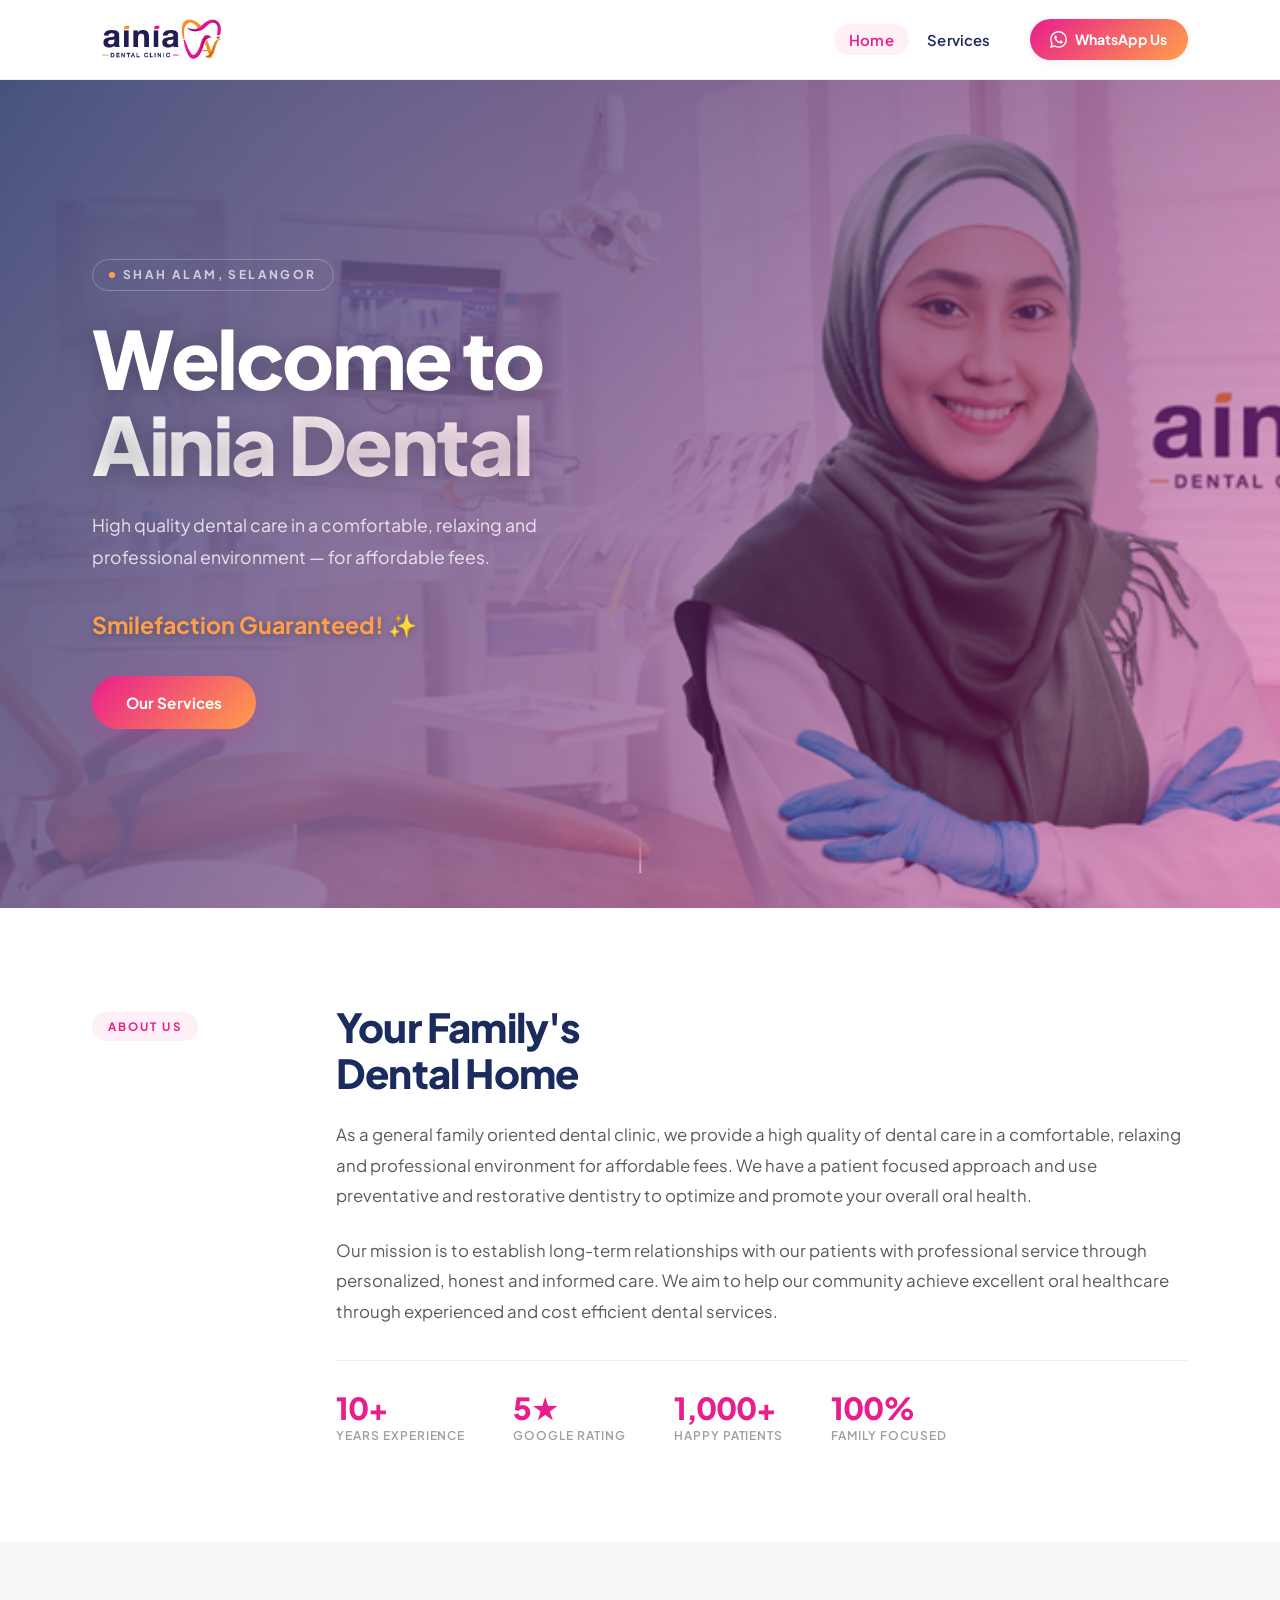
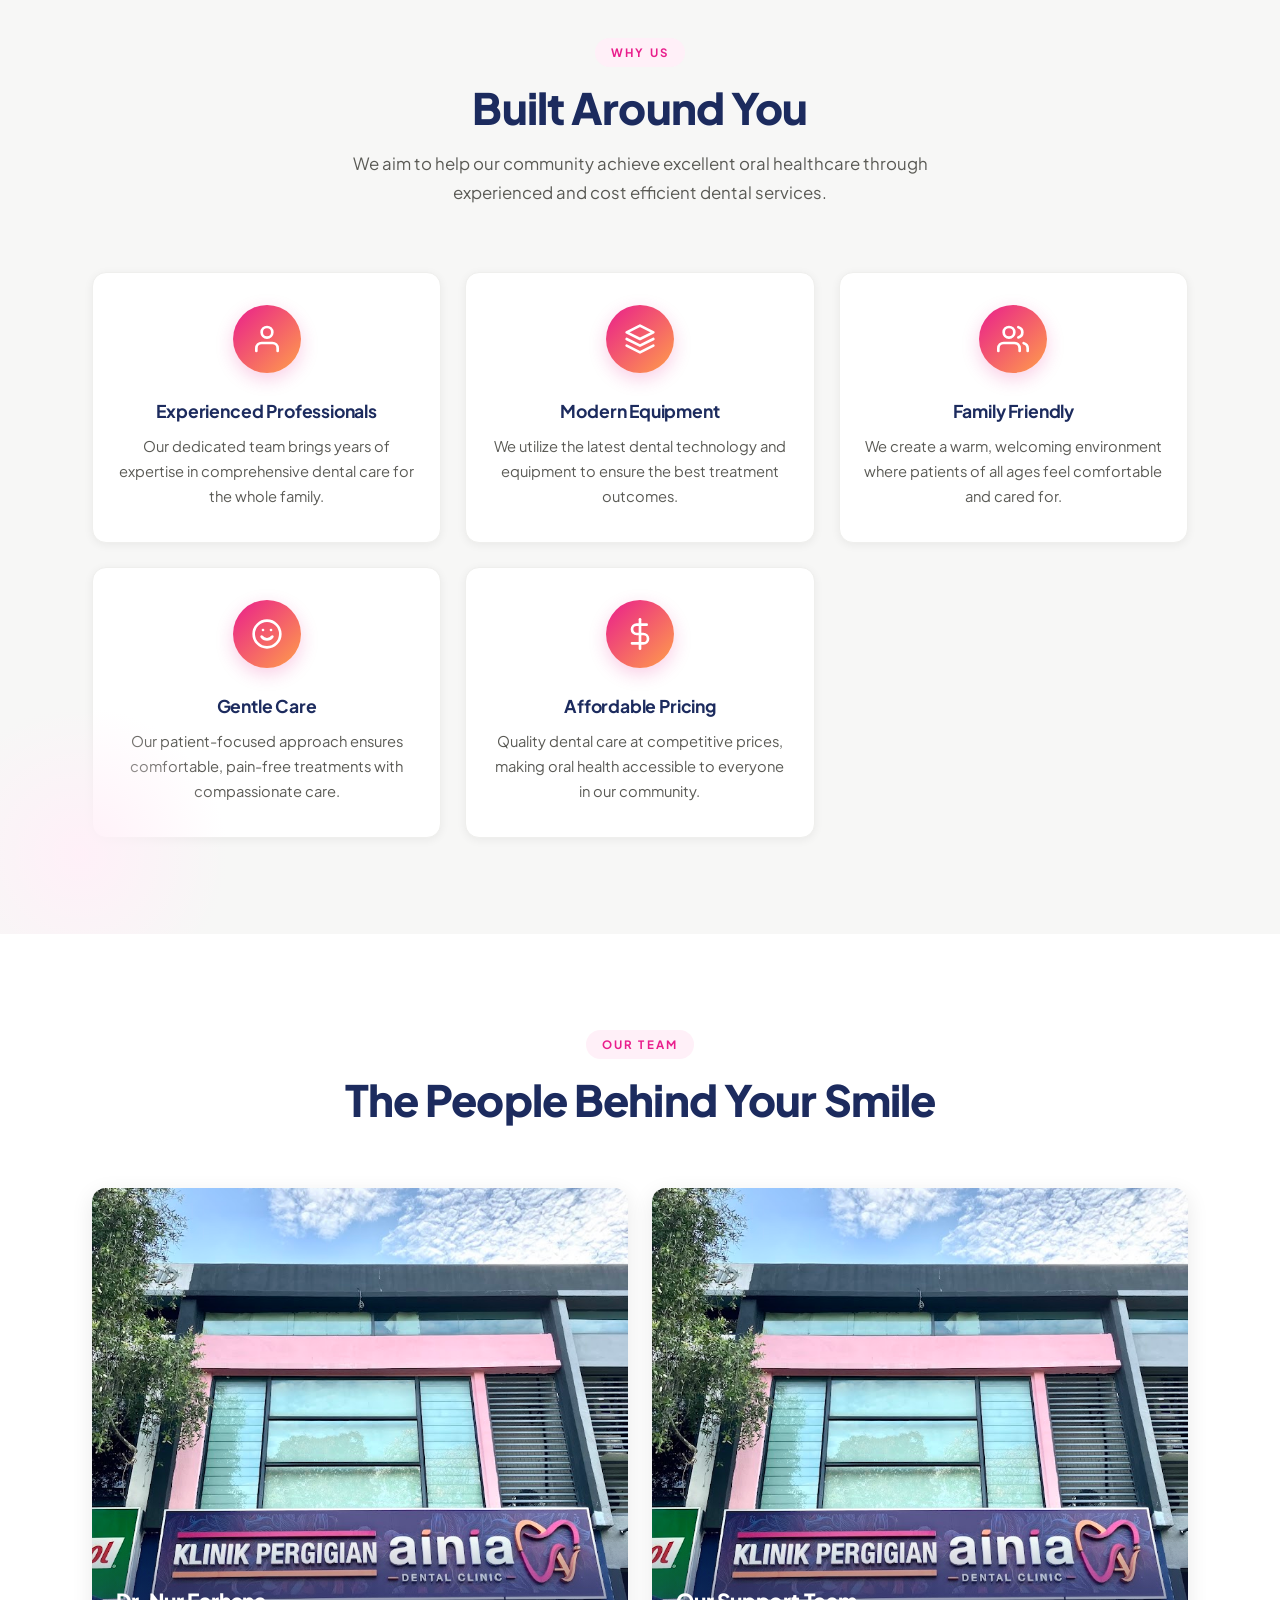
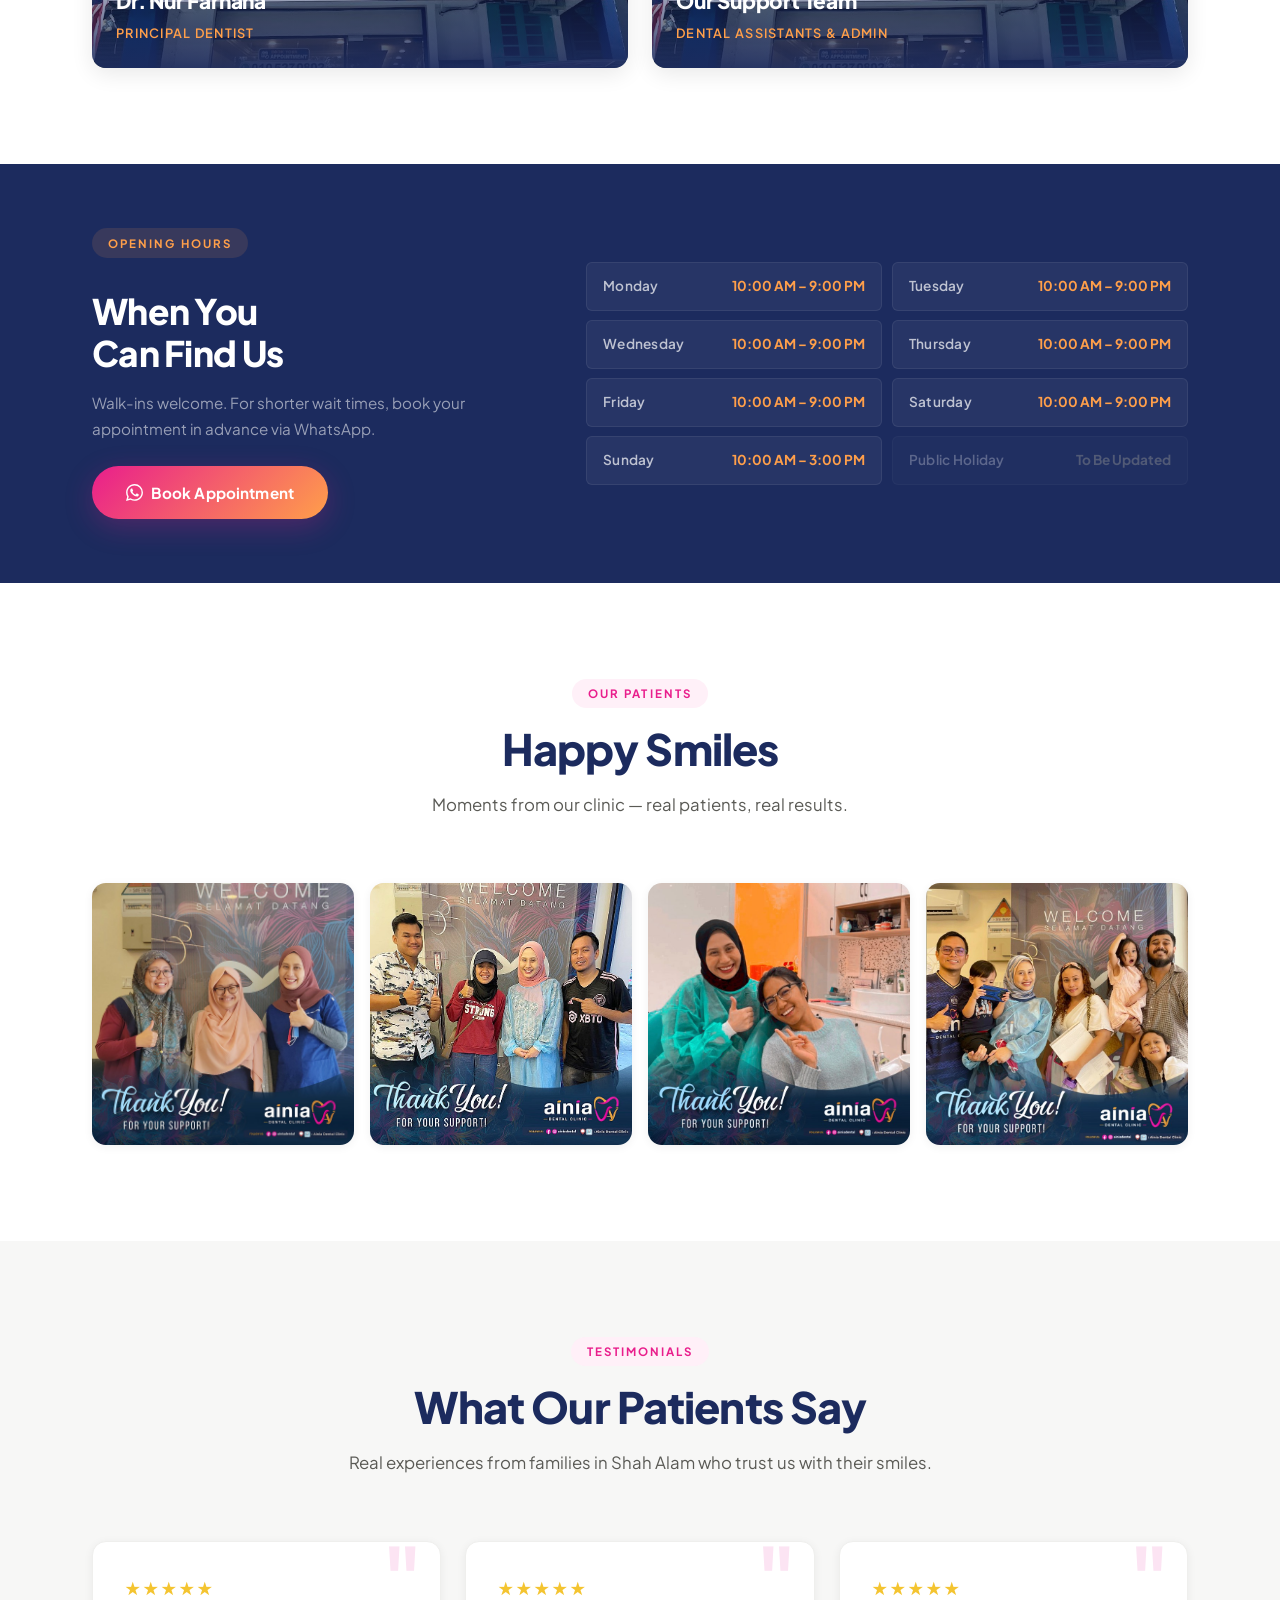
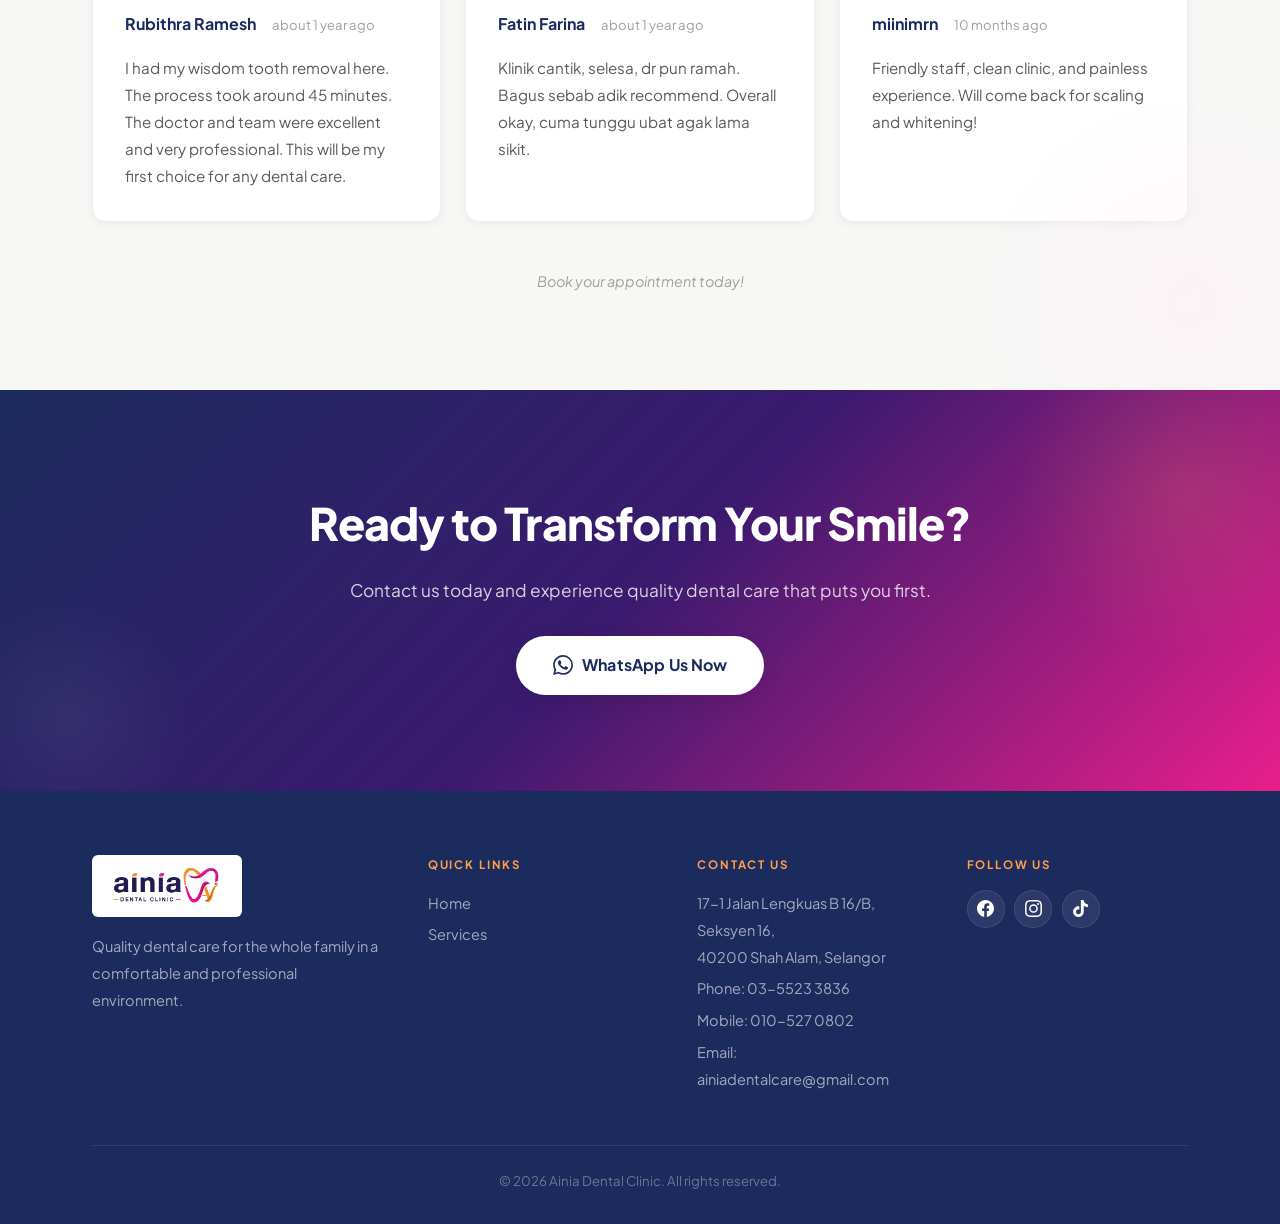
<file: index.html>
<!DOCTYPE html> 
<html lang="en">
<head>
    <meta charset="UTF-8">
    <meta name="viewport" content="width=device-width, initial-scale=1.0">
    <title>Ainia Dental Clinic - Your Trusted Family Dental Care in Shah Alam</title>
    <meta name="description" content="Ainia Dental Clinic in Shah Alam — quality family dental care at affordable prices. Experienced professionals, modern equipment, and gentle care. Book via WhatsApp.">
    <meta name="robots" content="index, follow">
    <meta property="og:title" content="Ainia Dental Clinic — Shah Alam">
    <meta property="og:description" content="High quality dental care in a comfortable, relaxing and professional environment for affordable fees. Smilefaction Guaranteed!">
    <meta property="og:type" content="website">
    <link rel="icon" type="image/png" href="./Picture/logo_1.png">
    <link href="https://fonts.googleapis.com/css2?family=Plus+Jakarta+Sans:ital,wght@0,300;0,400;0,500;0,600;0,700;0,800;1,400&display=swap" rel="stylesheet">
    <link rel="stylesheet" href="styles.css">
</head>
<body>

    <!-- Header & Navigation -->
    <header class="header">
        <div class="container">
            <div class="nav-wrapper">
                <a href="index.html" class="logo">
                    <img src="./Picture/logo_1.png" alt="Ainia Dental Clinic Logo">
                </a>
                <nav class="nav">
                    <ul class="nav-menu">
                        <li><a href="index.html" class="active">Home</a></li>
                        <li><a href="services.html">Services</a></li>
                    </ul>
                    <a href="https://wa.me/60105270802" class="btn-whatsapp">
                        <svg xmlns="http://www.w3.org/2000/svg" viewBox="0 0 24 24" fill="currentColor" width="17" height="17">
                            <path d="M17.472 14.382c-.297-.149-1.758-.867-2.03-.967-.273-.099-.471-.148-.67.15-.197.297-.767.966-.94 1.164-.173.199-.347.223-.644.075-.297-.15-1.255-.463-2.39-1.475-.883-.788-1.48-1.761-1.653-2.059-.173-.297-.018-.458.13-.606.134-.133.298-.347.446-.52.149-.174.198-.298.298-.497.099-.198.05-.371-.025-.52-.075-.149-.669-1.612-.916-2.207-.242-.579-.487-.5-.669-.51-.173-.008-.371-.01-.57-.01-.198 0-.52.074-.792.372-.272.297-1.04 1.016-1.04 2.479 0 1.462 1.065 2.875 1.213 3.074.149.198 2.096 3.2 5.077 4.487.709.306 1.262.489 1.694.625.712.227 1.36.195 1.871.118.571-.085 1.758-.719 2.006-1.413.248-.694.248-1.289.173-1.413-.074-.124-.272-.198-.57-.347m-5.421 7.403h-.004a9.87 9.87 0 01-5.031-1.378l-.361-.214-3.741.982.998-3.648-.235-.374a9.86 9.86 0 01-1.51-5.26c.001-5.45 4.436-9.884 9.888-9.884 2.64 0 5.122 1.03 6.988 2.898a9.825 9.825 0 012.893 6.994c-.003 5.45-4.437 9.884-9.885 9.884m8.413-18.297A11.815 11.815 0 0012.05 0C5.495 0 .16 5.335.157 11.892c0 2.096.547 4.142 1.588 5.945L.057 24l6.305-1.654a11.882 11.882 0 005.683 1.448h.005c6.554 0 11.89-5.335 11.893-11.893a11.821 11.821 0 00-3.48-8.413z"/>
                        </svg>
                        WhatsApp Us
                    </a>
                </nav>
                <button class="hamburger" id="hamburger" aria-label="Open menu" aria-expanded="false" aria-controls="mobileMenu">
                    <span></span><span></span><span></span>
                </button>
            </div>
        </div>
        <div class="mobile-menu" id="mobileMenu">
            <ul>
                <li><a href="index.html">Home</a></li>
                <li><a href="services.html">Services</a></li>
                <li><a href="https://wa.me/60105270802">WhatsApp Us</a></li>
            </ul>
        </div>
    </header>

    <!-- Hero Section -->
    <section class="hero">
        <div class="hero-background">
            <img src="./Picture/website-banner.jpg" alt="Modern welcoming interior of Ainia Dental Clinic in Shah Alam" class="hero-image" width="1920" height="1080">
            <div class="slideshow-overlay"></div>
        </div>
        <div class="container">
            <div class="hero-content">
                <span class="hero-eyebrow">Shah Alam, Selangor</span>
                <h1>Welcome to<br><span class="hero-brand">Ainia Dental</span></h1>
                <p class="hero-description">High quality dental care in a comfortable, relaxing and professional environment — for affordable fees.</p>
                <p class="hero-tagline">Smilefaction Guaranteed! ✨</p>
                <div class="hero-buttons">
                    <a href="services.html" class="btn btn-primary">Our Services</a>
                </div>
            </div>
        </div>
        <div class="hero-scroll-hint"><span></span></div>
    </section>

    <!-- About Section -->
    <section class="about">
        <div class="container">
            <div class="about-inner">
                <div class="about-left">
                    <div class="section-label">About Us</div>
                </div>
                <div class="about-right">
                    <h2>Your Family's<br>Dental Home</h2>
                    <p>As a general family oriented dental clinic, we provide a high quality of dental care in a comfortable, relaxing and professional environment for affordable fees. We have a patient focused approach and use preventative and restorative dentistry to optimize and promote your overall oral health.</p>
                    <p>Our mission is to establish long-term relationships with our patients with professional service through personalized, honest and informed care. We aim to help our community achieve excellent oral healthcare through experienced and cost efficient dental services.</p>
                    <div class="about-stats">
                        <div class="about-stat">
                            <strong>10+</strong>
                            <span>Years Experience</span>
                        </div>
                        <div class="about-stat">
                            <strong>5★</strong>
                            <span>Google Rating</span>
                        </div>
                        <div class="about-stat">
                            <strong>1,000+</strong>
                            <span>Happy Patients</span>
                        </div>
                        <div class="about-stat">
                            <strong>100%</strong>
                            <span>Family Focused</span>
                        </div>
                    </div>
                </div>
            </div>
        </div>
    </section>

    <!-- Why Choose Us Section -->
    <section class="why-choose-us">
        <div class="container">
            <div class="section-header">
                <div class="section-label">Why Us</div>
                <h2>Built Around You</h2>
                <p class="section-subtitle">We aim to help our community achieve excellent oral healthcare through experienced and cost efficient dental services.</p>
            </div>
            <div class="features-grid">

                <div class="feature-card">
                    <div class="feature-icon">
                        <svg xmlns="http://www.w3.org/2000/svg" viewBox="0 0 24 24" fill="none" stroke="currentColor" stroke-width="2" stroke-linecap="round" stroke-linejoin="round">
                            <path d="M20 21v-2a4 4 0 0 0-4-4H8a4 4 0 0 0-4 4v2"></path>
                            <circle cx="12" cy="7" r="4"></circle>
                        </svg>
                    </div>
                    <h3>Experienced Professionals</h3>
                    <p>Our dedicated team brings years of expertise in comprehensive dental care for the whole family.</p>
                </div>

                <div class="feature-card">
                    <div class="feature-icon">
                        <svg xmlns="http://www.w3.org/2000/svg" viewBox="0 0 24 24" fill="none" stroke="currentColor" stroke-width="2" stroke-linecap="round" stroke-linejoin="round">
                            <path d="M12 2L2 7l10 5 10-5-10-5z"></path>
                            <path d="M2 17l10 5 10-5M2 12l10 5 10-5"></path>
                        </svg>
                    </div>
                    <h3>Modern Equipment</h3>
                    <p>We utilize the latest dental technology and equipment to ensure the best treatment outcomes.</p>
                </div>

                <div class="feature-card">
                    <div class="feature-icon">
                        <svg xmlns="http://www.w3.org/2000/svg" viewBox="0 0 24 24" fill="none" stroke="currentColor" stroke-width="2" stroke-linecap="round" stroke-linejoin="round">
                            <path d="M17 21v-2a4 4 0 0 0-4-4H5a4 4 0 0 0-4 4v2"></path>
                            <circle cx="9" cy="7" r="4"></circle>
                            <path d="M23 21v-2a4 4 0 0 0-3-3.87"></path>
                            <path d="M16 3.13a4 4 0 0 1 0 7.75"></path>
                        </svg>
                    </div>
                    <h3>Family Friendly</h3>
                    <p>We create a warm, welcoming environment where patients of all ages feel comfortable and cared for.</p>
                </div>

                <div class="feature-card">
                    <div class="feature-icon">
                        <svg xmlns="http://www.w3.org/2000/svg" viewBox="0 0 24 24" fill="none" stroke="currentColor" stroke-width="2" stroke-linecap="round" stroke-linejoin="round">
                            <circle cx="12" cy="12" r="10"></circle>
                            <path d="M8 14s1.5 2 4 2 4-2 4-2"></path>
                            <line x1="9" y1="9" x2="9.01" y2="9"></line>
                            <line x1="15" y1="9" x2="15.01" y2="9"></line>
                        </svg>
                    </div>
                    <h3>Gentle Care</h3>
                    <p>Our patient-focused approach ensures comfortable, pain-free treatments with compassionate care.</p>
                </div>

                <div class="feature-card">
                    <div class="feature-icon">
                        <svg xmlns="http://www.w3.org/2000/svg" viewBox="0 0 24 24" fill="none" stroke="currentColor" stroke-width="2" stroke-linecap="round" stroke-linejoin="round">
                            <line x1="12" y1="1" x2="12" y2="23"></line>
                            <path d="M17 5H9.5a3.5 3.5 0 0 0 0 7h5a3.5 3.5 0 0 1 0 7H6"></path>
                        </svg>
                    </div>
                    <h3>Affordable Pricing</h3>
                    <p>Quality dental care at competitive prices, making oral health accessible to everyone in our community.</p>
                </div>

            </div>
        </div>
    </section>

    <!-- Our Team Section -->
    <section class="team-section">
        <div class="container">
            <div class="section-header">
                <div class="section-label">Our Team</div>
                <h2>The People Behind Your Smile</h2>
            </div>
            <div class="team-photos">
                <div class="team-photo-card">
                    <div class="team-photo-wrap">
                        <img src="./Picture/hero_sect-1.jpeg" alt="Dr. Nur Farhana" loading="lazy">
                        <div class="team-photo-overlay">
                            <span class="team-name">Dr. Nur Farhana</span>
                            <span class="team-role">Principal Dentist</span>
                        </div>
                    </div>
                </div>
                <div class="team-photo-card">
                    <div class="team-photo-wrap">
                        <img src="./Picture/hero_sect-1.jpeg" alt="Our Support Team" loading="lazy">
                        <div class="team-photo-overlay">
                            <span class="team-name">Our Support Team</span>
                            <span class="team-role">Dental Assistants & Admin</span>
                        </div>
                    </div>
                </div>
            </div>
        </div>
    </section>

    <!-- Operating Hours Section -->
    <section class="hours-section">
        <div class="container">
            <div class="hours-inner">
                <div class="hours-label">
                    <div class="section-label">Opening Hours</div>
                    <h2>When You<br>Can Find Us</h2>
                    <p>Walk-ins welcome. For shorter wait times, book your appointment in advance via WhatsApp.</p>
                    <a href="https://wa.me/60105270802" class="btn btn-primary" style="margin-top:1.5rem;">
                        <svg xmlns="http://www.w3.org/2000/svg" viewBox="0 0 24 24" fill="currentColor" width="17" height="17">
                            <path d="M17.472 14.382c-.297-.149-1.758-.867-2.03-.967-.273-.099-.471-.148-.67.15-.197.297-.767.966-.94 1.164-.173.199-.347.223-.644.075-.297-.15-1.255-.463-2.39-1.475-.883-.788-1.48-1.761-1.653-2.059-.173-.297-.018-.458.13-.606.134-.133.298-.347.446-.52.149-.174.198-.298.298-.497.099-.198.05-.371-.025-.52-.075-.149-.669-1.612-.916-2.207-.242-.579-.487-.5-.669-.51-.173-.008-.371-.01-.57-.01-.198 0-.52.074-.792.372-.272.297-1.04 1.016-1.04 2.479 0 1.462 1.065 2.875 1.213 3.074.149.198 2.096 3.2 5.077 4.487.709.306 1.262.489 1.694.625.712.227 1.36.195 1.871.118.571-.085 1.758-.719 2.006-1.413.248-.694.248-1.289.173-1.413-.074-.124-.272-.198-.57-.347m-5.421 7.403h-.004a9.87 9.87 0 01-5.031-1.378l-.361-.214-3.741.982.998-3.648-.235-.374a9.86 9.86 0 01-1.51-5.26c.001-5.45 4.436-9.884 9.888-9.884 2.64 0 5.122 1.03 6.988 2.898a9.825 9.825 0 012.893 6.994c-.003 5.45-4.437 9.884-9.885 9.884m8.413-18.297A11.815 11.815 0 0012.05 0C5.495 0 .16 5.335.157 11.892c0 2.096.547 4.142 1.588 5.945L.057 24l6.305-1.654a11.882 11.882 0 005.683 1.448h.005c6.554 0 11.89-5.335 11.893-11.893a11.821 11.821 0 00-3.48-8.413z"/>
                        </svg>
                        Book Appointment
                    </a>
                </div>
                <div class="hours-grid">
                    <div class="hours-row">
                        <span class="hours-day">Monday</span>
                        <span class="hours-time">10:00 AM – 9:00 PM</span>
                    </div>
                    <div class="hours-row">
                        <span class="hours-day">Tuesday</span>
                        <span class="hours-time">10:00 AM – 9:00 PM</span>
                    </div>
                    <div class="hours-row">
                        <span class="hours-day">Wednesday</span>
                        <span class="hours-time">10:00 AM – 9:00 PM</span>
                    </div>
                    <div class="hours-row">
                        <span class="hours-day">Thursday</span>
                        <span class="hours-time">10:00 AM – 9:00 PM</span>
                    </div>
                    <div class="hours-row">
                        <span class="hours-day">Friday</span>
                        <span class="hours-time">10:00 AM – 9:00 PM</span>
                    </div>
                    <div class="hours-row">
                        <span class="hours-day">Saturday</span>
                        <span class="hours-time">10:00 AM – 9:00 PM</span>
                    </div>
                    <div class="hours-row">
                        <span class="hours-day">Sunday</span>
                        <span class="hours-time">10:00 AM – 3:00 PM</span>
                    </div>
                    <div class="hours-row closed">
                        <span class="hours-day">Public Holiday</span>
                        <span class="hours-time">To Be Updated</span>
                    </div>
                </div>
            </div>
        </div>
    </section>

    <!-- Patient Photos Section -->
    <section class="photos-section">
        <div class="container">
            <div class="section-header">
                <div class="section-label">Our Patients</div>
                <h2>Happy Smiles</h2>
                <p class="section-subtitle">Moments from our clinic — real patients, real results.</p>
            </div>
            <div class="photos-grid">
                <div class="photo-item">
                    <img src="./Picture/cust_1.jpg" alt="Patient and doctor" loading="lazy">
                </div>
                <div class="photo-item">
                    <img src="./Picture/cust_2.jpg" alt="Gentle consultation" loading="lazy">
                </div>
                <div class="photo-item">
                    <img src="./Picture/cust_3.jpg" alt="Celebrating results" loading="lazy">
                </div>
                <div class="photo-item">
                    <img src="./Picture/cust_4.jpg" alt="Professional care" loading="lazy">
                </div>
            </div>
        </div>
    </section>

    <!-- Testimonials Section -->
    <section class="testimonials-section">
        <div class="container">
            <div class="section-header">
                <div class="section-label">Testimonials</div>
                <h2>What Our Patients Say</h2>
                <p class="section-subtitle">Real experiences from families in Shah Alam who trust us with their smiles.</p>
            </div>
            <div class="testimonials-grid">
                <article class="review-card">
                    <div class="review-header">
                        <div class="review-stars" aria-label="5 stars">★★★★★</div>
                        <div class="review-author">Rubithra Ramesh</div>
                        <div class="review-date">about 1 year ago</div>
                    </div>
                    <p>I had my wisdom tooth removal here. The process took around 45 minutes. The doctor and team were excellent and very professional. This will be my first choice for any dental care.</p>
                </article>
                <article class="review-card">
                    <div class="review-header">
                        <div class="review-stars" aria-label="5 stars">★★★★★</div>
                        <div class="review-author">Fatin Farina</div>
                        <div class="review-date">about 1 year ago</div>
                    </div>
                    <p>Klinik cantik, selesa, dr pun ramah. Bagus sebab adik recommend. Overall okay, cuma tunggu ubat agak lama sikit.</p>
                </article>
                <article class="review-card">
                    <div class="review-header">
                        <div class="review-stars" aria-label="5 stars">★★★★★</div>
                        <div class="review-author">miinimrn</div>
                        <div class="review-date">10 months ago</div>
                    </div>
                    <p>Friendly staff, clean clinic, and painless experience. Will come back for scaling and whitening!</p>
                </article>
            </div>
            <p class="review-note"> Book your appointment today!</p>
        </div>
    </section>

    <!-- CTA Section -->
    <section class="cta">
        <div class="container">
            <div class="cta-content">
                <h2>Ready to Transform Your Smile?</h2>
                <p>Contact us today and experience quality dental care that puts you first.</p>
                <a href="https://wa.me/60105270802" class="btn btn-cta">
                    <svg xmlns="http://www.w3.org/2000/svg" viewBox="0 0 24 24" fill="currentColor" width="20" height="20">
                        <path d="M17.472 14.382c-.297-.149-1.758-.867-2.03-.967-.273-.099-.471-.148-.67.15-.197.297-.767.966-.94 1.164-.173.199-.347.223-.644.075-.297-.15-1.255-.463-2.39-1.475-.883-.788-1.48-1.761-1.653-2.059-.173-.297-.018-.458.13-.606.134-.133.298-.347.446-.52.149-.174.198-.298.298-.497.099-.198.05-.371-.025-.52-.075-.149-.669-1.612-.916-2.207-.242-.579-.487-.5-.669-.51-.173-.008-.371-.01-.57-.01-.198 0-.52.074-.792.372-.272.297-1.04 1.016-1.04 2.479 0 1.462 1.065 2.875 1.213 3.074.149.198 2.096 3.2 5.077 4.487.709.306 1.262.489 1.694.625.712.227 1.36.195 1.871.118.571-.085 1.758-.719 2.006-1.413.248-.694.248-1.289.173-1.413-.074-.124-.272-.198-.57-.347m-5.421 7.403h-.004a9.87 9.87 0 01-5.031-1.378l-.361-.214-3.741.982.998-3.648-.235-.374a9.86 9.86 0 01-1.51-5.26c.001-5.45 4.436-9.884 9.888-9.884 2.64 0 5.122 1.03 6.988 2.898a9.825 9.825 0 012.893 6.994c-.003 5.45-4.437 9.884-9.885 9.884m8.413-18.297A11.815 11.815 0 0012.05 0C5.495 0 .16 5.335.157 11.892c0 2.096.547 4.142 1.588 5.945L.057 24l6.305-1.654a11.882 11.882 0 005.683 1.448h.005c6.554 0 11.89-5.335 11.893-11.893a11.821 11.821 0 00-3.48-8.413z"/>
                    </svg>
                    WhatsApp Us Now
                </a>
            </div>
        </div>
    </section>

    <!-- Footer -->
    <footer class="footer">
        <div class="container">
            <div class="footer-content">
                <div class="footer-col">
                    <img src="./Picture/logo_1.png" alt="Ainia Dental Clinic" class="footer-logo">
                    <p>Quality dental care for the whole family in a comfortable and professional environment.</p>
                </div>
                <div class="footer-col">
                    <h4>Quick Links</h4>
                    <ul>
                        <li><a href="index.html">Home</a></li>
                        <li><a href="services.html">Services</a></li>
                    </ul>
                </div>
                <div class="footer-col">
                    <h4>Contact Us</h4>
                    <ul class="contact-info">
                        <li>17-1 Jalan Lengkuas B 16/B, Seksyen 16,<br>40200 Shah Alam, Selangor</li>
                        <li>Phone: <a href="tel:+60355233836">03-5523 3836</a></li>
                        <li>Mobile: <a href="tel:+60105270802">010-527 0802</a></li>
                        <li>Email: <a href="mailto:ainiadentalcare@gmail.com">ainiadentalcare@gmail.com</a></li>
                    </ul>
                </div>
                <div class="footer-col">
                    <h4>Follow Us</h4>
                    <div class="social-links">
                        <a href="https://facebook.com/ainiadental" target="_blank" aria-label="Facebook">
                            <svg xmlns="http://www.w3.org/2000/svg" viewBox="0 0 24 24" fill="currentColor">
                                <path d="M24 12.073c0-6.627-5.373-12-12-12s-12 5.373-12 12c0 5.99 4.388 10.954 10.125 11.854v-8.385H7.078v-3.47h3.047V9.43c0-3.007 1.792-4.669 4.533-4.669 1.312 0 2.686.235 2.686.235v2.953H15.83c-1.491 0-1.956.925-1.956 1.874v2.25h3.328l-.532 3.47h-2.796v8.385C19.612 23.027 24 18.062 24 12.073z"/>
                            </svg>
                        </a>
                        <a href="https://instagram.com/ainiadental" target="_blank" aria-label="Instagram">
                            <svg xmlns="http://www.w3.org/2000/svg" viewBox="0 0 24 24" fill="currentColor">
                                <path d="M12 2.163c3.204 0 3.584.012 4.85.07 3.252.148 4.771 1.691 4.919 4.919.058 1.265.069 1.645.069 4.849 0 3.205-.012 3.584-.069 4.849-.149 3.225-1.664 4.771-4.919 4.919-1.266.058-1.644.07-4.85.07-3.204 0-3.584-.012-4.849-.07-3.26-.149-4.771-1.699-4.919-4.92-.058-1.265-.07-1.644-.07-4.849 0-3.204.013-3.583.07-4.849.149-3.227 1.664-4.771 4.919-4.919 1.266-.057 1.645-.069 4.849-.069zM12 0C8.741 0 8.333.014 7.053.072 2.695.272.273 2.69.073 7.052.014 8.333 0 8.741 0 12c0 3.259.014 3.668.072 4.948.2 4.358 2.618 6.78 6.98 6.98C8.333 23.986 8.741 24 12 24c3.259 0 3.668-.014 4.948-.072 4.354-.2 6.782-2.618 6.979-6.98.059-1.28.073-1.689.073-4.948 0-3.259-.014-3.667-.072-4.947-.196-4.354-2.617-6.78-6.979-6.98C15.668.014 15.259 0 12 0zm0 5.838a6.162 6.162 0 100 12.324 6.162 6.162 0 000-12.324zM12 16a4 4 0 110-8 4 4 0 010 8zm6.406-11.845a1.44 1.44 0 100 2.881 1.44 1.44 0 000-2.881z"/>
                            </svg>
                        </a>
                        <a href="https://tiktok.com/@ainiadentalclinic" target="_blank" aria-label="TikTok">
                            <svg xmlns="http://www.w3.org/2000/svg" viewBox="0 0 24 24" fill="currentColor">
                                <path d="M12.525.02c1.31-.02 2.61-.01 3.91-.02.08 1.53.63 3.09 1.75 4.17 1.12 1.11 2.7 1.62 4.24 1.79v4.03c-1.44-.05-2.89-.35-4.2-.97-.57-.26-1.1-.59-1.62-.93-.01 2.92.01 5.84-.02 8.75-.08 1.4-.54 2.79-1.35 3.94-1.31 1.92-3.58 3.17-5.91 3.21-1.43.08-2.86-.31-4.08-1.03-2.02-1.19-3.44-3.37-3.65-5.71-.02-.5-.03-1-.01-1.49.18-1.9 1.12-3.72 2.58-4.96 1.66-1.44 3.98-2.13 6.15-1.72.02 1.48-.04 2.96-.04 4.44-.99-.32-2.15-.23-3.02.37-.63.41-1.11 1.04-1.36 1.75-.21.51-.15 1.07-.14 1.61.24 1.64 1.82 3.02 3.5 2.87 1.12-.01 2.19-.66 2.77-1.61.19-.33.4-.67.41-1.06.1-1.79.06-3.57.07-5.36.01-4.03-.01-8.05.02-12.07z"/>
                            </svg>
                        </a>
                    </div>
                </div>
            </div>
            <div class="footer-bottom">
                <p>&copy; 2026 Ainia Dental Clinic. All rights reserved.</p>
            </div>
        </div>
    </footer>

    <script>
        
        // Hamburger menu
        const hamburger = document.getElementById('hamburger');
        const mobileMenu = document.getElementById('mobileMenu');
        hamburger.addEventListener('click', () => {
            const isOpen = hamburger.classList.toggle('open');
            mobileMenu.classList.toggle('open');
            hamburger.setAttribute('aria-expanded', isOpen);
            hamburger.setAttribute('aria-label', isOpen ? 'Close menu' : 'Open menu');
        });
    </script>

</body>
</html>
</file>
<file: styles.css>
/* ===========================
   CSS Variables & Reset
   =========================== */
:root {
    /* Brand Colors */
    --pink:         #E91E8C;
    --pink-light:   #fce4f3;
    --pink-soft:    #fff0f8;
    --orange:       #FF9F4A;
    --orange-light: #fff4ea;
    --navy:         #1C2B5E;
    --navy-mid:     #2E3A87;
    --navy-light:   #eef0fb;

    /* Neutrals */
    --white:        #FFFFFF;
    --off-white:    #FAFAF9;
    --gray-50:      #F7F7F6;
    --gray-100:     #EFEFED;
    --gray-200:     #E2E2DF;
    --gray-400:     #A0A09A;
    --gray-600:     #5A5A55;
    --text:         #181818;

    /* Font */
    --font: 'Plus Jakarta Sans', system-ui, sans-serif;

    /* Spacing */
    --s1: 0.5rem;
    --s2: 1rem;
    --s3: 1.5rem;
    --s4: 2rem;
    --s5: 3rem;
    --s6: 4rem;
    --s7: 6rem;

    /* Radius */
    --r-sm:   6px;
    --r-md:   14px;
    --r-lg:   22px;
    --r-xl:   36px;
    --r-full: 9999px;

    /* Shadows */
    --shadow-sm:   0 2px 10px rgba(0,0,0,0.06);
    --shadow-md:   0 6px 22px rgba(0,0,0,0.09);
    --shadow-lg:   0 16px 44px rgba(0,0,0,0.13);
    --shadow-pink: 0 8px 28px rgba(233,30,140,0.25);

    /* Easing */
    --ease: cubic-bezier(0.22, 1, 0.36, 1);
}

/* Reset */
*, *::before, *::after { margin: 0; padding: 0; box-sizing: border-box; }
html { scroll-behavior: smooth; -webkit-text-size-adjust: 100%; }

body {
    font-family: var(--font);
    color: var(--text);
    background: var(--white);
    line-height: 1.65;
    overflow-x: hidden;
    -webkit-font-smoothing: antialiased;
}

img { max-width: 100%; height: auto; display: block; }
a   { text-decoration: none; color: inherit; }
ul  { list-style: none; }
button { cursor: pointer; border: none; background: none; font: inherit; }

/* Layout */
.container {
    max-width: 1160px;
    margin: 0 auto;
    padding: 0 var(--s4);
}

section { padding: var(--s7) 0; }

/* Section Labels & Headers */
.section-label {
    display: inline-block;
    font-size: 0.72rem;
    font-weight: 700;
    letter-spacing: 0.18em;
    text-transform: uppercase;
    color: var(--pink);
    background: var(--pink-soft);
    padding: 0.32rem 1rem;
    border-radius: var(--r-full);
    margin-bottom: var(--s2);
}

.section-header {
    text-align: center;
    margin-bottom: var(--s6);
}

.section-header h2 {
    font-size: clamp(1.9rem, 4vw, 2.7rem);
    font-weight: 800;
    color: var(--navy);
    letter-spacing: -0.02em;
    line-height: 1.15;
    margin-bottom: var(--s2);
}

.section-subtitle {
    font-size: 1.05rem;
    font-weight: 400;
    color: var(--gray-600);
    max-width: 600px;
    margin: 0 auto;
    line-height: 1.75;
}

/* Buttons */
.btn {
    display: inline-flex;
    align-items: center;
    gap: 0.5rem;
    padding: 0.875rem 2.1rem;
    border-radius: var(--r-full);
    font-family: var(--font);
    font-weight: 700;
    font-size: 0.95rem;
    letter-spacing: 0.01em;
    transition: transform 0.25s var(--ease), box-shadow 0.25s var(--ease);
    cursor: pointer;
}

.btn-primary {
    background: linear-gradient(135deg, var(--pink) 0%, var(--orange) 100%);
    color: var(--white);
    box-shadow: var(--shadow-pink);
}
.btn-primary:hover {
    transform: translateY(-3px);
    box-shadow: 0 14px 36px rgba(233,30,140,0.35);
}

.btn-cta {
    display: inline-flex;
    align-items: center;
    gap: 0.6rem;
    padding: 1rem 2.3rem;
    border-radius: var(--r-full);
    font-family: var(--font);
    font-weight: 700;
    font-size: 1rem;
    background: var(--white);
    color: var(--navy);
    box-shadow: var(--shadow-md);
    transition: transform 0.25s var(--ease), box-shadow 0.25s var(--ease);
}
.btn-cta:hover {
    transform: translateY(-3px);
    box-shadow: var(--shadow-lg);
}

/* Header & Navigation */
.header {
    position: sticky;
    top: 0;
    z-index: 1000;
    background: rgba(255,255,255,0.93);
    backdrop-filter: blur(16px);
    -webkit-backdrop-filter: blur(16px);
    border-bottom: 1px solid var(--gray-100);
}

.nav-wrapper {
    display: flex;
    align-items: center;
    justify-content: space-between;
    padding: 0.85rem 0;
}

.logo img {
    height: 52px;
    width: auto;
    transition: opacity 0.2s;
}
.logo:hover img { opacity: 0.82; }

.nav {
    display: flex;
    align-items: center;
    gap: var(--s3);
}

.nav-menu {
    display: flex;
    align-items: center;
    gap: 0.2rem;
}

.nav-menu a {
    font-size: 0.93rem;
    font-weight: 600;
    color: var(--navy);
    padding: 0.42rem 0.95rem;
    border-radius: var(--r-full);
    transition: background 0.2s, color 0.2s;
    letter-spacing: 0.01em;
}
.nav-menu a:hover,
.nav-menu a.active {
    background: var(--pink-soft);
    color: var(--pink);
}

.btn-whatsapp {
    display: inline-flex;
    align-items: center;
    gap: 0.45rem;
    background: linear-gradient(135deg, var(--pink) 0%, var(--orange) 100%);
    color: var(--white);
    font-family: var(--font);
    font-weight: 700;
    font-size: 0.88rem;
    padding: 0.58rem 1.3rem;
    border-radius: var(--r-full);
    box-shadow: var(--shadow-sm);
    transition: transform 0.25s var(--ease), box-shadow 0.25s var(--ease);
    letter-spacing: 0.01em;
}
.btn-whatsapp:hover {
    transform: translateY(-2px);
    box-shadow: var(--shadow-pink);
}

/* Hamburger */
.hamburger {
    display: none;
    flex-direction: column;
    gap: 5px;
    padding: 4px;
}
.hamburger span {
    display: block;
    width: 24px;
    height: 2.5px;
    background: var(--navy);
    border-radius: 2px;
    transition: all 0.3s var(--ease);
}
.hamburger.open span:nth-child(1) { transform: translateY(7px) rotate(45deg); }
.hamburger.open span:nth-child(2) { opacity: 0; transform: scaleX(0); }
.hamburger.open span:nth-child(3) { transform: translateY(-8px) rotate(-45deg); }

/* Mobile Menu */
.mobile-menu {
    display: none;
    background: var(--white);
    border-top: 1px solid var(--gray-100);
    padding: var(--s2) var(--s4) var(--s3);
}
.mobile-menu.open { display: block; }
.mobile-menu ul { display: flex; flex-direction: column; }
.mobile-menu a {
    display: block;
    padding: 0.75rem 0;
    font-weight: 600;
    font-size: 0.97rem;
    color: var(--navy);
    border-bottom: 1px solid var(--gray-50);
    transition: color 0.2s;
}
.mobile-menu a:hover { color: var(--pink); }

/* ===========================
   Hero Section — Single Image
   =========================== */
.hero {
    position: relative;
    min-height: 92vh;
    display: flex;
    align-items: center;
    overflow: hidden;
}

.hero-background {
    position: absolute;
    inset: 0;
    z-index: 0;
}

.hero-image {
    width: 100%;
    height: 100%;
    object-fit: cover;
    object-position: center;
}

.slideshow-overlay {
    position: absolute;
    inset: 0;
    background: linear-gradient(
        125deg,
        rgba(28, 43, 94, 0.80) 0%,
        rgba(233, 30, 140, 0.38) 100%
    );
    z-index: 1;
    pointer-events: none;
}

.hero .container {
    position: relative;
    z-index: 2;
    width: 100%;
}

.hero-content {
    max-width: 700px;
}

.hero-eyebrow {
    display: inline-flex;
    align-items: center;
    gap: 0.5rem;
    font-size: 0.75rem;
    font-weight: 700;
    letter-spacing: 0.2em;
    text-transform: uppercase;
    color: rgba(255,255,255,0.7);
    margin-bottom: var(--s3);
    padding: 0.32rem 1rem;
    border: 1px solid rgba(255,255,255,0.25);
    border-radius: var(--r-full);
}
.hero-eyebrow::before {
    content: '';
    display: inline-block;
    width: 6px;
    height: 6px;
    background: var(--orange);
    border-radius: 50%;
}

.hero h1 {
    font-size: clamp(2.8rem, 6.5vw, 5rem);
    font-weight: 800;
    color: var(--white);
    letter-spacing: -0.03em;
    line-height: 1.07;
    margin-bottom: var(--s3);
    text-shadow: 0 2px 24px rgba(0,0,0,0.25);
}

.hero-brand {
    display: block;
    background: linear-gradient(90deg, #fff 0%, #ffd6ef 100%);
    -webkit-background-clip: text;
    -webkit-text-fill-color: transparent;
    background-clip: text;
}

.hero-description {
    font-size: 1.1rem;
    font-weight: 400;
    color: rgba(255,255,255,0.82);
    max-width: 520px;
    line-height: 1.8;
    margin-bottom: var(--s4);
}

.hero-tagline {
    font-size: 1.45rem;
    font-weight: 700;
    color: var(--orange);
    margin: 1rem 0 2rem 0;
    text-shadow: 0 2px 8px rgba(0,0,0,0.3);
}

.hero-buttons { display: flex; gap: var(--s2); flex-wrap: wrap; }

/* Scroll hint */
.hero-scroll-hint {
    position: absolute;
    bottom: 2.2rem;
    left: 50%;
    transform: translateX(-50%);
    z-index: 2;
    display: flex;
    flex-direction: column;
    align-items: center;
    gap: 4px;
}
.hero-scroll-hint span {
    display: block;
    width: 1.5px;
    height: 36px;
    background: linear-gradient(to bottom, rgba(255,255,255,0) 0%, rgba(255,255,255,0.5) 100%);
    animation: scrollLine 2s ease-in-out infinite;
}
@keyframes scrollLine {
    0%   { opacity: 0; transform: scaleY(0); transform-origin: top; }
    50%  { opacity: 1; transform: scaleY(1); transform-origin: top; }
    100% { opacity: 0; transform: scaleY(1); transform-origin: bottom; }
}

/* About Section */
.about {
    background: var(--white);
    padding: var(--s7) 0;
}

.about-inner {
    display: grid;
    grid-template-columns: 180px 1fr;
    gap: var(--s6);
    align-items: start;
}

.about-left {
    padding-top: 0.5rem;
}

.about-right h2 {
    font-size: clamp(1.8rem, 3.5vw, 2.5rem);
    font-weight: 800;
    color: var(--navy);
    letter-spacing: -0.02em;
    line-height: 1.15;
    margin-bottom: var(--s3);
}

.about-right p {
    font-size: 1.05rem;
    font-weight: 400;
    color: var(--gray-600);
    line-height: 1.82;
    margin-bottom: var(--s3);
}
.about-right p:last-child { margin-bottom: 0; }

/* About Stats Row */
.about-stats {
    display: flex;
    gap: var(--s5);
    margin-top: var(--s4);
    padding-top: var(--s4);
    border-top: 1px solid var(--gray-100);
    flex-wrap: wrap;
}
.about-stat {
    display: flex;
    flex-direction: column;
    gap: 0.2rem;
}
.about-stat strong {
    font-size: 1.9rem;
    font-weight: 800;
    color: var(--pink);
    letter-spacing: -0.04em;
    line-height: 1;
}
.about-stat span {
    font-size: 0.75rem;
    font-weight: 600;
    color: var(--gray-400);
    letter-spacing: 0.08em;
    text-transform: uppercase;
}

/* Operating Hours Section */
.hours-section {
    background: var(--navy);
    padding: var(--s6) 0;
}
.hours-inner {
    display: grid;
    grid-template-columns: 1fr 1.4fr;
    gap: var(--s6);
    align-items: center;
}
.hours-label .section-label {
    color: var(--orange);
    background: rgba(255,159,74,0.12);
}
.hours-label h2 {
    font-size: clamp(1.6rem, 3vw, 2.2rem);
    font-weight: 800;
    color: var(--white);
    letter-spacing: -0.02em;
    line-height: 1.2;
    margin-top: var(--s2);
}
.hours-label p {
    color: rgba(255,255,255,0.55);
    font-size: 0.95rem;
    margin-top: var(--s2);
    line-height: 1.7;
}
.hours-grid {
    display: grid;
    grid-template-columns: 1fr 1fr;
    gap: 0.6rem;
}
.hours-row {
    display: flex;
    justify-content: space-between;
    align-items: center;
    padding: 0.75rem 1rem;
    border-radius: var(--r-sm);
    background: rgba(255,255,255,0.05);
    border: 1px solid rgba(255,255,255,0.07);
    gap: 1rem;
}
.hours-row.closed { opacity: 0.4; }
.hours-day {
    font-size: 0.85rem;
    font-weight: 600;
    color: rgba(255,255,255,0.7);
    letter-spacing: 0.02em;
}
.hours-time {
    font-size: 0.85rem;
    font-weight: 700;
    color: var(--orange);
    white-space: nowrap;
}
.hours-row.closed .hours-time { color: var(--gray-400); }

@media (max-width: 768px) {
    .hours-inner { grid-template-columns: 1fr; gap: var(--s4); }
    .hours-grid { grid-template-columns: 1fr; }
    .about-stats { gap: var(--s4); }
}

/* Why Choose Us */
.why-choose-us {
    background: var(--gray-50);
    position: relative;
    overflow: hidden;
}
.why-choose-us::after {
    content: '';
    position: absolute;
    bottom: -80px;
    left: -80px;
    width: 320px;
    height: 320px;
    background: radial-gradient(circle, var(--pink-soft) 0%, transparent 65%);
    border-radius: 50%;
    pointer-events: none;
}

.features-grid {
    display: grid;
    grid-template-columns: repeat(auto-fit, minmax(270px, 1fr));
    gap: var(--s3);
}

.feature-card {
    background: var(--white);
    padding: var(--s4) var(--s3);
    border-radius: var(--r-md);
    text-align: center;
    box-shadow: var(--shadow-sm);
    border: 1.5px solid var(--gray-100);
    position: relative;
    overflow: hidden;
    transition: transform 0.3s var(--ease), box-shadow 0.3s var(--ease), border-color 0.3s;
}
.feature-card::before {
    content: '';
    position: absolute;
    bottom: 0; left: 0;
    width: 100%; height: 3px;
    background: linear-gradient(90deg, var(--pink), var(--orange));
    transform: scaleX(0);
    transform-origin: left;
    transition: transform 0.35s var(--ease);
}
.feature-card:hover {
    transform: translateY(-8px);
    box-shadow: var(--shadow-md);
    border-color: var(--pink-light);
}
.feature-card:hover::before { transform: scaleX(1); }

.feature-icon {
    width: 68px;
    height: 68px;
    margin: 0 auto var(--s3);
    background: linear-gradient(135deg, var(--pink), var(--orange));
    border-radius: 50%;
    display: flex;
    align-items: center;
    justify-content: center;
    box-shadow: 0 6px 18px rgba(233,30,140,0.22);
}
.feature-icon svg { width: 32px; height: 32px; color: var(--white); }

.feature-card h3 {
    font-size: 1.1rem;
    font-weight: 700;
    color: var(--navy);
    letter-spacing: -0.01em;
    margin-bottom: var(--s1);
}
.feature-card p {
    font-size: 0.92rem;
    color: var(--gray-600);
    line-height: 1.72;
}

/* Team Section */
.team-section {
    background: var(--white);
    padding: var(--s7) 0;
}

.team-photos {
    display: grid;
    grid-template-columns: 1fr 1fr;
    gap: var(--s3);
}

.team-photo-card {
    border-radius: var(--r-md);
    overflow: hidden;
    box-shadow: var(--shadow-md);
    transition: transform 0.35s var(--ease), box-shadow 0.35s var(--ease);
}
.team-photo-card:hover {
    transform: translateY(-6px);
    box-shadow: var(--shadow-lg);
}

.team-photo-wrap {
    position: relative;
    height: 480px;
    overflow: hidden;
    background: var(--navy-light);
}
.team-photo-wrap img {
    width: 100%;
    height: 100%;
    object-fit: cover;
    transition: transform 0.55s var(--ease);
}
.team-photo-card:hover .team-photo-wrap img { transform: scale(1.06); }

.team-photo-overlay {
    position: absolute;
    bottom: 0; left: 0; right: 0;
    background: linear-gradient(to top, rgba(28,43,94,0.92) 0%, transparent 100%);
    padding: var(--s5) var(--s3) var(--s3);
    display: flex;
    flex-direction: column;
    gap: 0.3rem;
}
.team-name {
    font-size: 1.3rem;
    font-weight: 800;
    color: var(--white);
    letter-spacing: -0.01em;
}
.team-role {
    font-size: 0.8rem;
    font-weight: 600;
    color: var(--orange);
    letter-spacing: 0.1em;
    text-transform: uppercase;
}

/* CTA Section */
.cta {
    background: linear-gradient(135deg, var(--navy) 0%, #3a1a6e 50%, var(--pink) 100%);
    text-align: center;
    padding: var(--s7) 0;
    position: relative;
    overflow: hidden;
}
.cta::before {
    content: '';
    position: absolute;
    top: -80px; right: -80px;
    width: 360px; height: 360px;
    background: radial-gradient(circle, rgba(255,159,74,0.15) 0%, transparent 65%);
    border-radius: 50%;
    pointer-events: none;
}
.cta::after {
    content: '';
    position: absolute;
    bottom: -60px; left: -60px;
    width: 260px; height: 260px;
    background: radial-gradient(circle, rgba(255,255,255,0.05) 0%, transparent 65%);
    border-radius: 50%;
    pointer-events: none;
}

.cta-content { position: relative; z-index: 1; }

.cta-content h2 {
    font-size: clamp(1.8rem, 4vw, 2.8rem);
    font-weight: 800;
    color: var(--white);
    letter-spacing: -0.02em;
    margin-bottom: var(--s2);
}
.cta-content p {
    font-size: 1.08rem;
    color: rgba(255,255,255,0.8);
    margin-bottom: var(--s4);
    font-weight: 400;
}

/* Footer */
.footer {
    background: var(--navy);
    color: var(--white);
    padding: var(--s6) 0 var(--s4);
}

.footer-content {
    display: grid;
    grid-template-columns: 1.3fr repeat(3, 1fr);
    gap: var(--s5);
    margin-bottom: var(--s5);
}

.footer-col h4 {
    font-size: 0.72rem;
    font-weight: 700;
    letter-spacing: 0.16em;
    text-transform: uppercase;
    color: var(--orange);
    margin-bottom: var(--s2);
}

.footer-col p,
.footer-col li {
    color: rgba(255,255,255,0.6);
    font-size: 0.91rem;
    line-height: 1.85;
    margin-bottom: 0.3rem;
}

.footer-col a {
    color: rgba(255,255,255,0.6);
    transition: color 0.2s;
    font-weight: 400;
}
.footer-col a:hover { color: var(--orange); }

.footer-logo {
    max-width: 150px;
    margin-bottom: var(--s2);
    background: var(--white);
    padding: 8px 12px;
    border-radius: var(--r-sm);
}

.social-links { display: flex; gap: 0.6rem; margin-top: var(--s1); }
.social-links a {
    width: 38px;
    height: 38px;
    background: rgba(255,255,255,0.07);
    border-radius: 50%;
    display: flex;
    align-items: center;
    justify-content: center;
    border: 1px solid rgba(255,255,255,0.1);
    transition: background 0.25s var(--ease), transform 0.25s var(--ease), border-color 0.25s;
}
.social-links a:hover {
    background: var(--orange);
    transform: translateY(-3px);
    border-color: transparent;
}
.social-links svg { width: 17px; height: 17px; fill: var(--white); }

.footer-bottom {
    text-align: center;
    padding-top: var(--s3);
    border-top: 1px solid rgba(255,255,255,0.08);
}
.footer-bottom p {
    color: rgba(255,255,255,0.35);
    font-size: 0.83rem;
}

/* Responsive */
@media (max-width: 1000px) {
    .footer-content { grid-template-columns: 1fr 1fr; gap: var(--s4); }
}

@media (max-width: 768px) {
    section { padding: var(--s6) 0; }

    .nav-menu    { display: none; }
    .btn-whatsapp { display: none; }
    .hamburger   { display: flex; }

    .hero { min-height: 88vh; }

    .about-inner {
        grid-template-columns: 1fr;
        gap: var(--s3);
    }

    .team-photos { grid-template-columns: 1fr; }
    .team-photo-wrap { height: 360px; }

    .footer-content { grid-template-columns: 1fr; gap: var(--s4); text-align: center; }
    .footer-logo { margin: 0 auto var(--s2); }
    .social-links { justify-content: center; }
}

@media (max-width: 480px) {
    .container { padding: 0 var(--s3); }
    .logo img { height: 44px; }
    .hero h1 { font-size: 2.5rem; }
    .hero-description { font-size: 1rem; }
}

/* High-res hero polish */
@media (min-width: 1920px) {
    .hero { min-height: 100vh; }
    .hero-image { image-rendering: crisp-edges; }
}
/* ===========================
   Patient Photos Section
   =========================== */
.photos-section {
    background: var(--white);
    padding: var(--s7) 0;
}

.photos-grid {
    display: grid;
    grid-template-columns: repeat(auto-fit, minmax(220px, 1fr));
    gap: var(--s2);
}

.photo-item {
    border-radius: var(--r-md);
    overflow: hidden;
    aspect-ratio: 1 / 1;
    box-shadow: var(--shadow-sm);
    transition: transform 0.35s var(--ease), box-shadow 0.35s var(--ease);
}

.photo-item:hover {
    transform: translateY(-6px);
    box-shadow: var(--shadow-md);
}

.photo-item img {
    width: 100%;
    height: 100%;
    object-fit: cover;
    object-position: center;
    transition: transform 0.5s var(--ease);
}

.photo-item:hover img {
    transform: scale(1.05);
}

/* ===========================
   Testimonials Section
   =========================== */
.testimonials-section {
    background: var(--gray-50);
    padding: var(--s7) 0;
    position: relative;
    overflow: hidden;
}

.testimonials-section::after {
    content: '';
    position: absolute;
    bottom: -120px;
    right: -120px;
    width: 420px;
    height: 420px;
    background: radial-gradient(circle, var(--pink-soft) 0%, transparent 70%);
    border-radius: 50%;
    pointer-events: none;
    opacity: 0.5;
}

.testimonials-grid {
    display: grid;
    grid-template-columns: repeat(3, 1fr);
    gap: var(--s3);
    margin-bottom: var(--s4);
}

.review-card {
    background: var(--white);
    padding: var(--s4);
    border-radius: var(--r-md);
    box-shadow: var(--shadow-sm);
    border: 1px solid var(--gray-100);
    transition: transform 0.3s var(--ease), box-shadow 0.3s var(--ease);
    position: relative;
    overflow: hidden;
}

.review-card::before {
    content: '"';
    position: absolute;
    top: -0.5rem;
    right: 1rem;
    font-size: 5rem;
    font-weight: 800;
    color: var(--pink-light);
    line-height: 1;
    pointer-events: none;
}

.review-card:hover {
    transform: translateY(-6px);
    box-shadow: var(--shadow-md);
}

.review-header {
    display: flex;
    align-items: center;
    flex-wrap: wrap;
    gap: 0.5rem 1rem;
    margin-bottom: var(--s2);
}

.review-stars {
    color: #f4c430;
    font-size: 1.1rem;
    letter-spacing: 2px;
    width: 100%;
}

.review-author {
    font-weight: 700;
    color: var(--navy);
    font-size: 1rem;
}

.review-date {
    color: var(--gray-400);
    font-size: 0.82rem;
}

.review-card p {
    color: var(--gray-600);
    line-height: 1.78;
    font-size: 0.95rem;
}

.review-note {
    text-align: center;
    color: var(--gray-400);
    font-size: 0.9rem;
    font-style: italic;
    padding-top: var(--s2);
}

@media (max-width: 900px) {
    .testimonials-grid { grid-template-columns: 1fr 1fr; }
}

@media (max-width: 576px) {
    .photos-grid { gap: var(--s1); }
    .testimonials-grid { grid-template-columns: 1fr; }
}
</file>
